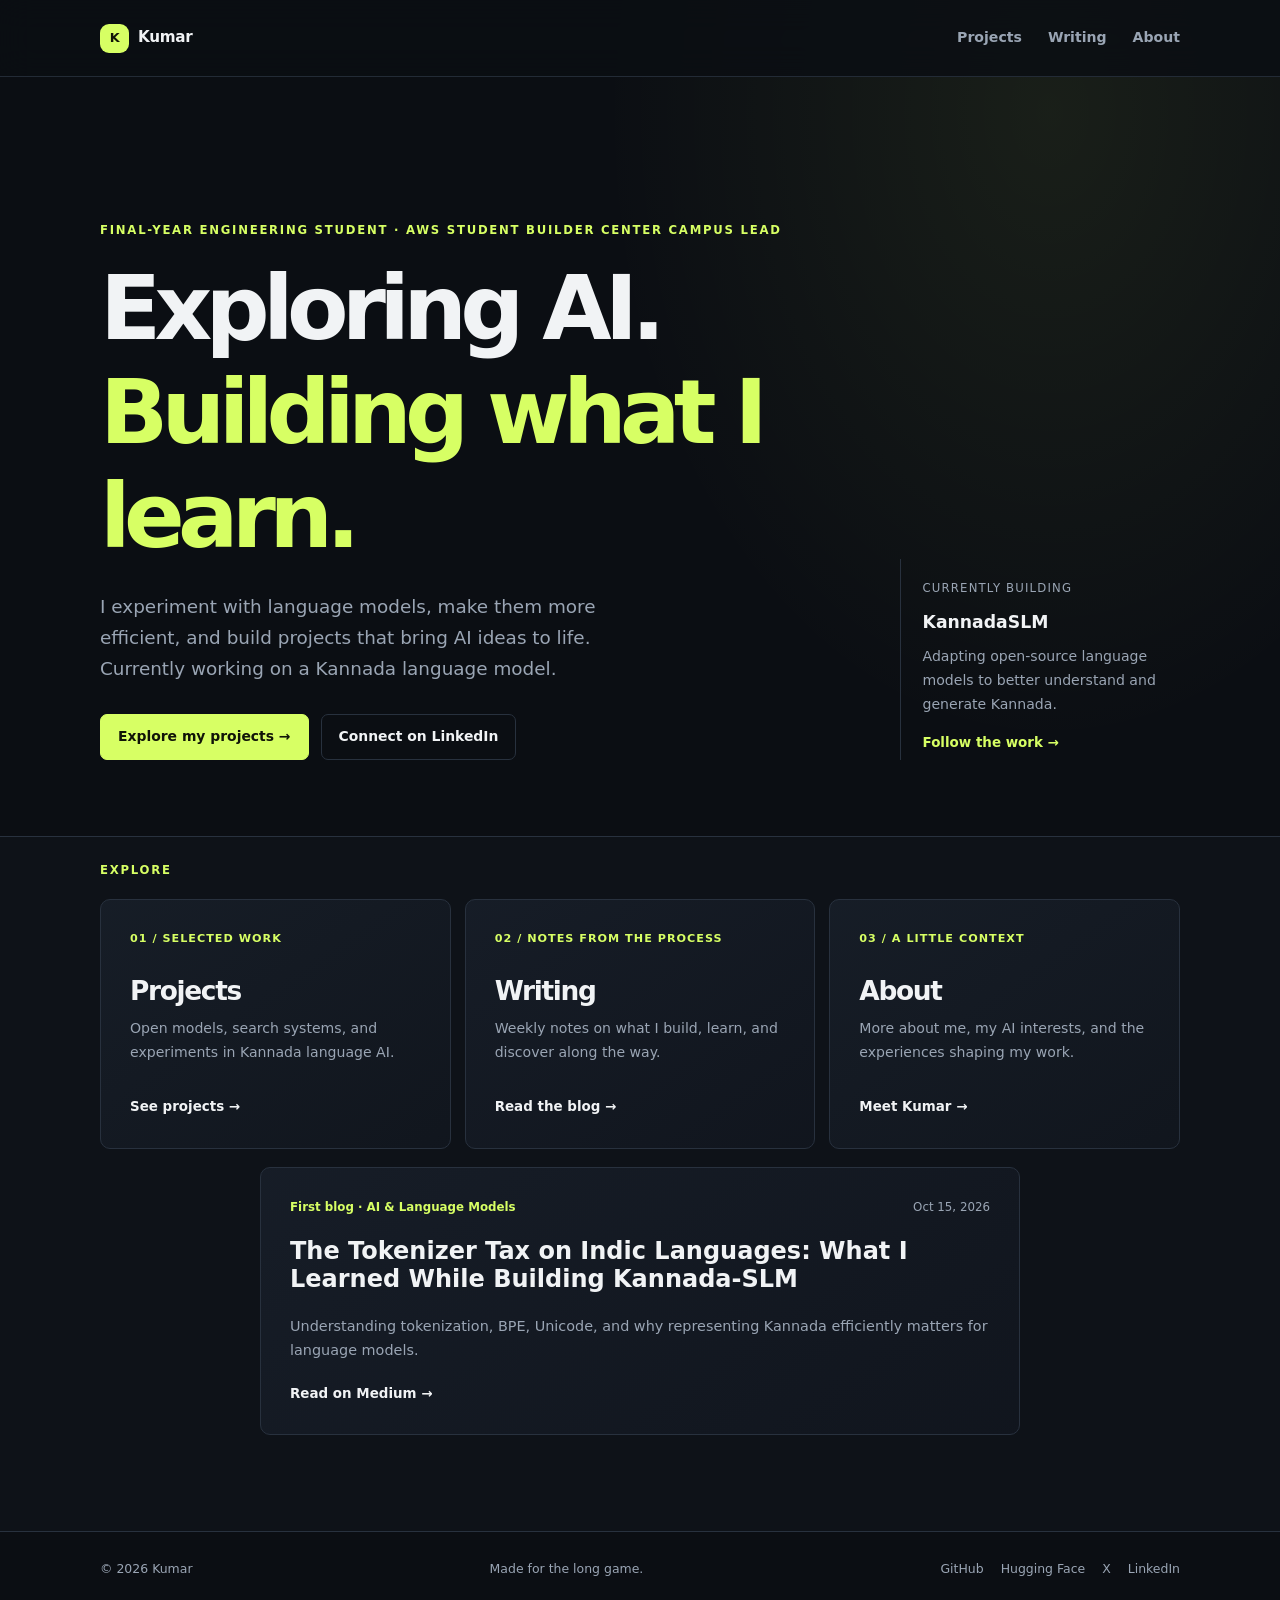
<file: index.html>
<!DOCTYPE html>
<html lang="en">
  <head>
    <meta charset="UTF-8" />
    <meta name="viewport" content="width=device-width, initial-scale=1.0" />
    <meta
      name="description"
      content="Kumar is an AI builder and final-year engineering student exploring language models and building useful tools."
    />
    <meta name="theme-color" content="#0b0e13" />
    <title>Kumar — AI Builder & Engineer</title>
    <link rel="stylesheet" href="styles.css" />
    <script src="site.js" defer></script>
  </head>
  <body>
    <header class="site-header">
      <div class="container nav">
        <a class="brand" href="index.html" aria-current="page">
          <span class="brand-mark" aria-hidden="true">K</span>
          <span class="brand-name">Kumar</span>
        </a>
        <nav class="nav-links" aria-label="Main navigation">
          <a href="projects.html">Projects</a>
          <a href="writing.html">Writing</a>
          <a href="about.html">About</a>
        </nav>
      </div>
    </header>

    <main>
      <section class="hero home-hero">
        <div class="container hero-inner">
          <div>
            <p class="eyebrow">Final-year engineering student · AWS Student Builder Center Campus Lead</p>
            <h1>Exploring AI. <span>Building what I learn.</span></h1>
            <p class="intro">
              I experiment with language models, make them more efficient, and build projects that bring AI ideas to life.
              Currently working on a Kannada language model.
            </p>
            <div class="hero-actions">
              <a class="button primary" href="projects.html">Explore my projects <span aria-hidden="true">&nbsp;→</span></a>
              <a
                class="button secondary"
                href="https://www.linkedin.com/in/kumar-r-shet-4712552a1/"
                target="_blank"
                rel="noopener noreferrer"
                >Connect on LinkedIn</a
              >
            </div>
          </div>
          <aside class="hero-note" aria-label="Current focus">
            <span class="note-label">Currently building</span>
            <strong>KannadaSLM</strong>
            <p>Adapting open-source language models to better understand and generate Kannada.</p>
            <a class="text-link" href="projects.html#kannadaslm">Follow the work →</a>
          </aside>
        </div>
      </section>

      <section class="home-pages">
        <div class="container">
          <p class="section-kicker">Explore</p>
          <div class="home-page-grid">
            <a class="home-page-card" href="projects.html">
              <span class="home-page-index">01 / SELECTED WORK</span>
              <h2>Projects</h2>
              <p>Open models, search systems, and experiments in Kannada language AI.</p>
              <span class="text-link">See projects →</span>
            </a>
            <a class="home-page-card" href="writing.html">
              <span class="home-page-index">02 / NOTES FROM THE PROCESS</span>
              <h2>Writing</h2>
              <p>Weekly notes on what I build, learn, and discover along the way.</p>
              <span class="text-link">Read the blog →</span>
            </a>
            <a class="home-page-card" href="about.html">
              <span class="home-page-index">03 / A LITTLE CONTEXT</span>
              <h2>About</h2>
              <p>More about me, my AI interests, and the experiences shaping my work.</p>
              <span class="text-link">Meet Kumar →</span>
            </a>
          </div>
          <article class="post-card home-featured-post">
            <div class="post-topline">
              <span class="post-category">First blog · AI &amp; Language Models</span>
              <time datetime="2026-10-15">Oct 15, 2026</time>
            </div>
            <h2>The Tokenizer Tax on Indic Languages: What I Learned While Building Kannada-SLM</h2>
            <p>
              Understanding tokenization, BPE, Unicode, and why representing Kannada efficiently matters for language
              models.
            </p>
            <a
              class="text-link"
              href="https://medium.com/@kumarrshet701/the-tokenizer-tax-on-indic-languages-what-i-learned-while-building-kannada-slm-2c054fbd1759"
              target="_blank"
              rel="noopener noreferrer"
              >Read on Medium →</a
            >
          </article>
        </div>
      </section>
    </main>

    <footer class="site-footer">
      <div class="container">
        <p>© <span class="current-year"></span> Kumar</p>
        <p>Made for the long game.</p>
        <nav class="social-links" aria-label="Social profiles">
          <a href="https://github.com/Imkumar80" target="_blank" rel="noopener noreferrer">GitHub</a>
          <a href="https://huggingface.co/kumar2235" target="_blank" rel="noopener noreferrer">Hugging Face</a>
          <a href="https://x.com/KumarShet192579" target="_blank" rel="noopener noreferrer">X</a>
          <a href="https://www.linkedin.com/in/kumar-r-shet-4712552a1/" target="_blank" rel="noopener noreferrer">LinkedIn</a>
        </nav>
      </div>
    </footer>
  </body>
</html>
</file>
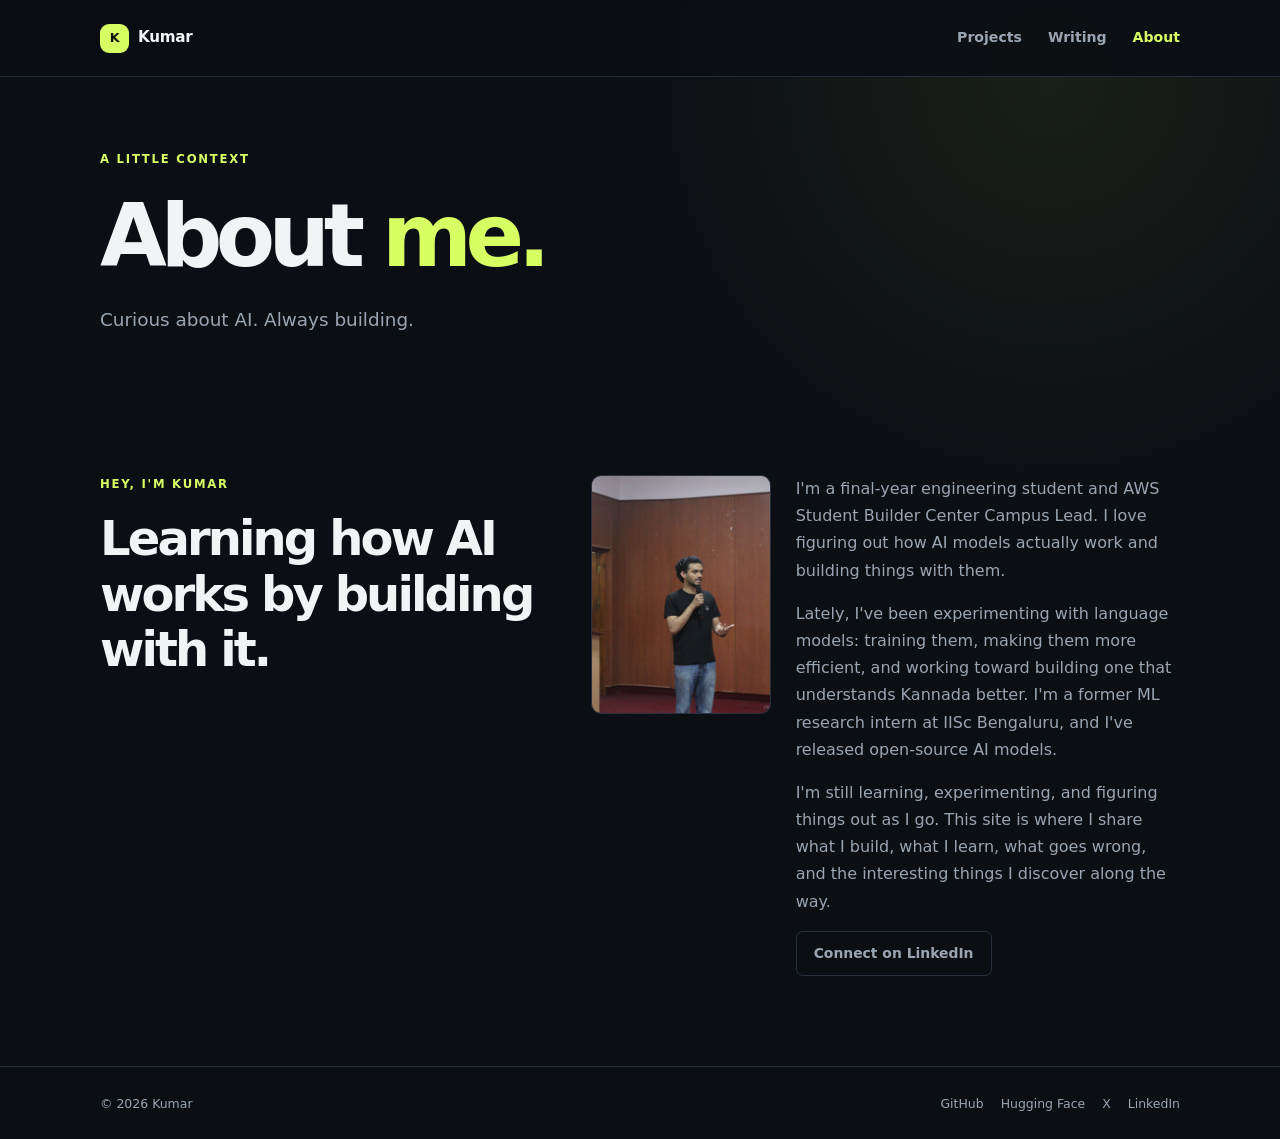
<file: about.html>
<!DOCTYPE html>
<html lang="en">
  <head>
    <meta charset="UTF-8" />
    <meta name="viewport" content="width=device-width, initial-scale=1.0" />
    <meta
      name="description"
      content="About Kumar: final-year engineering student, AWS Student Builder Center Campus Lead, and AI builder."
    />
    <meta name="theme-color" content="#0b0e13" />
    <title>About — Kumar</title>
    <link rel="stylesheet" href="styles.css" />
    <script src="site.js" defer></script>
  </head>
  <body>
    <header class="site-header">
      <div class="container nav">
        <a class="brand" href="index.html">
          <span class="brand-mark" aria-hidden="true">K</span>
          <span class="brand-name">Kumar</span>
        </a>
        <nav class="nav-links" aria-label="Main navigation">
          <a href="projects.html">Projects</a>
          <a href="writing.html">Writing</a>
          <a href="about.html" aria-current="page">About</a>
        </nav>
      </div>
    </header>

    <main>
      <section class="page-hero">
        <div class="container">
          <p class="eyebrow">A little context</p>
          <h1>About <span>me.</span></h1>
          <p class="intro">Curious about AI. Always building.</p>
        </div>
      </section>

      <section class="about about-page">
        <div class="container about-inner">
          <div>
            <p class="section-kicker">Hey, I'm Kumar</p>
            <h2>Learning how AI works by building with it.</h2>
          </div>
          <div class="about-content">
            <img
              class="profile-photo"
              src="assets/kumar-profile.png"
              alt="Portrait of Kumar"
              width="768"
              height="1023"
              decoding="async"
            />
            <div class="about-copy">
              <p>
                I'm a final-year engineering student and AWS Student Builder Center Campus Lead. I love figuring out
                how AI models actually work and building things with them.
              </p>
              <p>
                Lately, I've been experimenting with language models: training them, making them more efficient,
                and working toward building one that understands Kannada better. I'm a former ML research intern
                at IISc Bengaluru, and I've released open-source AI models.
              </p>
              <p>
                I'm still learning, experimenting, and figuring things out as I go. This site is where I share what
                I build, what I learn, what goes wrong, and the interesting things I discover along the way.
              </p>
              <a
                class="button secondary"
                href="https://www.linkedin.com/in/kumar-r-shet-4712552a1/"
                target="_blank"
                rel="noopener noreferrer"
                >Connect on LinkedIn</a
              >
            </div>
          </div>
        </div>
      </section>
    </main>

    <footer class="site-footer">
      <div class="container">
        <p>© <span class="current-year"></span> Kumar</p>
        <nav class="social-links" aria-label="Social profiles">
          <a href="https://github.com/Imkumar80" target="_blank" rel="noopener noreferrer">GitHub</a>
          <a href="https://huggingface.co/kumar2235" target="_blank" rel="noopener noreferrer">Hugging Face</a>
          <a href="https://x.com/KumarShet192579" target="_blank" rel="noopener noreferrer">X</a>
          <a href="https://www.linkedin.com/in/kumar-r-shet-4712552a1/" target="_blank" rel="noopener noreferrer">LinkedIn</a>
        </nav>
      </div>
    </footer>
  </body>
</html>
</file>
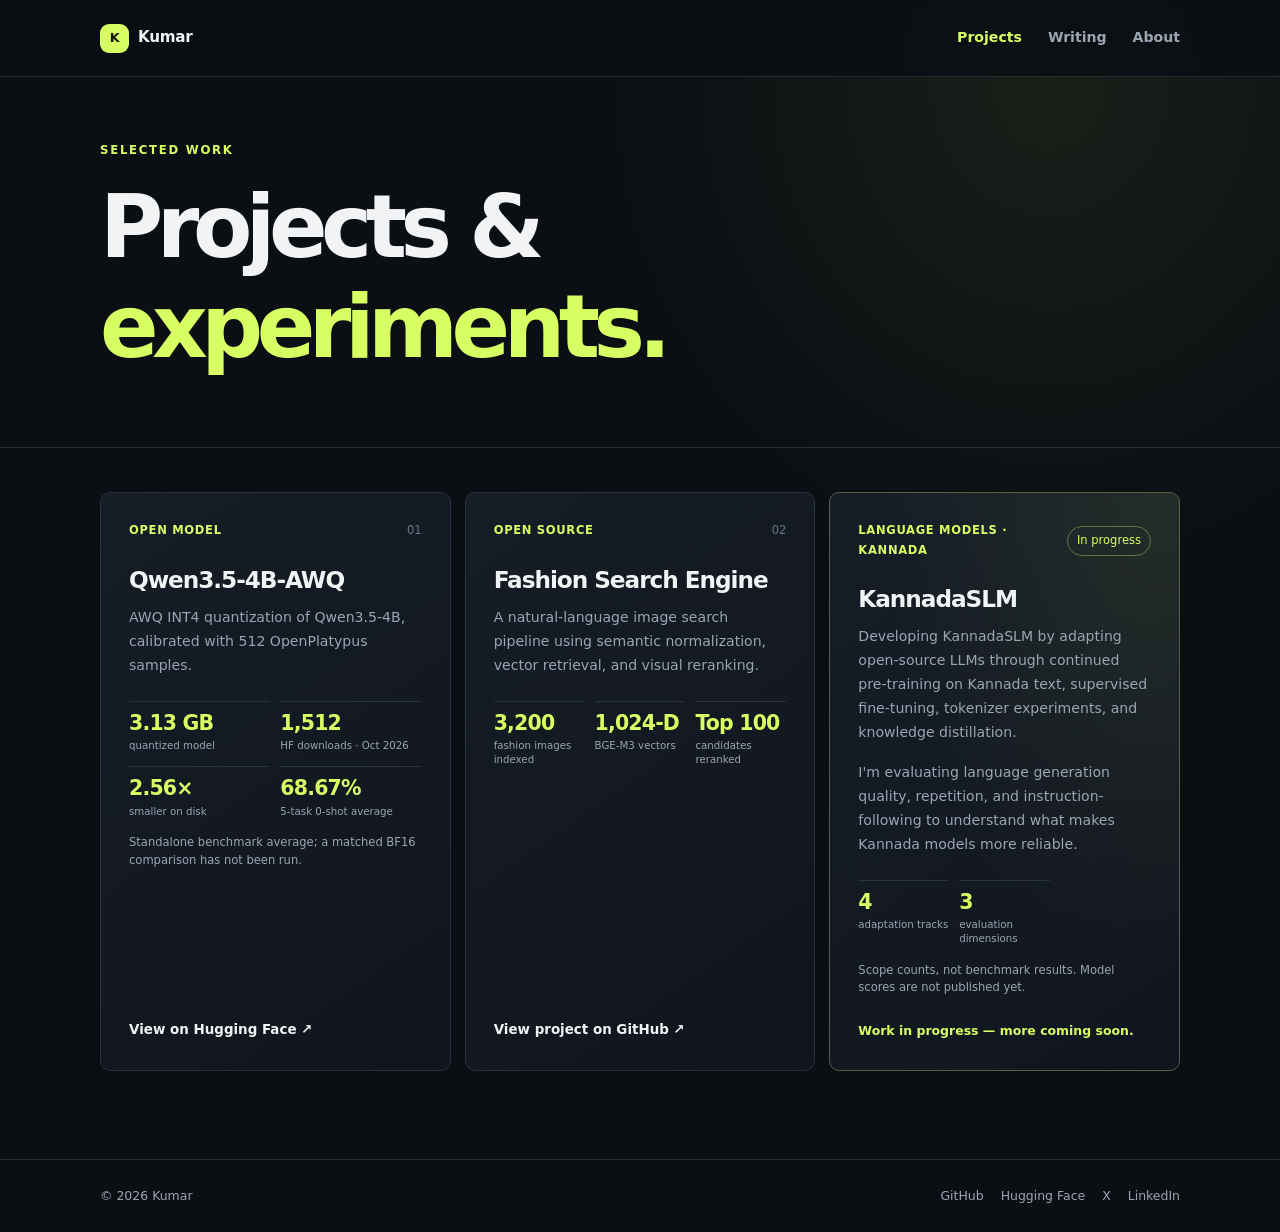
<file: projects.html>
<!DOCTYPE html>
<html lang="en">
  <head>
    <meta charset="UTF-8" />
    <meta name="viewport" content="width=device-width, initial-scale=1.0" />
    <meta
      name="description"
      content="AI and open-source projects by Kumar, including Qwen3.5-4B-AWQ, Fashion Search Engine, and KannadaSLM."
    />
    <meta name="theme-color" content="#0b0e13" />
    <title>Projects — Kumar</title>
    <link rel="stylesheet" href="styles.css" />
    <script src="site.js" defer></script>
  </head>
  <body>
    <header class="site-header">
      <div class="container nav">
        <a class="brand" href="index.html">
          <span class="brand-mark" aria-hidden="true">K</span>
          <span class="brand-name">Kumar</span>
        </a>
        <nav class="nav-links" aria-label="Main navigation">
          <a href="projects.html" aria-current="page">Projects</a>
          <a href="writing.html">Writing</a>
          <a href="about.html">About</a>
        </nav>
      </div>
    </header>

    <main>
      <section class="page-hero">
        <div class="container">
          <p class="eyebrow">Selected work</p>
          <h1>Projects & <span>experiments.</span></h1>
        </div>
      </section>

      <section class="projects projects-page">
        <div class="container">
          <div class="project-grid">
            <article class="project-card">
              <div class="project-topline">
                <span class="project-type">Open model</span>
                <span class="project-number">01</span>
              </div>
              <h2>Qwen3.5-4B-AWQ</h2>
              <p>AWQ INT4 quantization of Qwen3.5-4B, calibrated with 512 OpenPlatypus samples.</p>
              <dl class="project-stats project-stats-2x2">
                <div class="project-stat">
                  <dt>quantized model</dt>
                  <dd>3.13 GB</dd>
                </div>
                <div class="project-stat">
                  <dt>HF downloads · Oct 2026</dt>
                  <dd>1,512</dd>
                </div>
                <div class="project-stat">
                  <dt>smaller on disk</dt>
                  <dd>2.56×</dd>
                </div>
                <div class="project-stat">
                  <dt>5-task 0-shot average</dt>
                  <dd>68.67%</dd>
                </div>
              </dl>
              <p class="project-caveat">Standalone benchmark average; a matched BF16 comparison has not been run.</p>
              <a
                class="text-link"
                href="https://huggingface.co/kumar2235/Qwen3.5-4B-AWQ"
                target="_blank"
                rel="noopener noreferrer"
                >View on Hugging Face ↗</a
              >
            </article>

            <article class="project-card">
              <div class="project-topline">
                <span class="project-type">Open source</span>
                <span class="project-number">02</span>
              </div>
              <h2>Fashion Search Engine</h2>
              <p>
                A natural-language image search pipeline using semantic normalization, vector retrieval, and visual reranking.
              </p>
              <dl class="project-stats">
                <div class="project-stat">
                  <dt>fashion images indexed</dt>
                  <dd>3,200</dd>
                </div>
                <div class="project-stat">
                  <dt>BGE-M3 vectors</dt>
                  <dd>1,024-D</dd>
                </div>
                <div class="project-stat">
                  <dt>candidates reranked</dt>
                  <dd>Top 100</dd>
                </div>
              </dl>
              <a
                class="text-link"
                href="https://github.com/Imkumar80/Fashion_search_engine"
                target="_blank"
                rel="noopener noreferrer"
                >View project on GitHub ↗</a
              >
            </article>

            <article class="project-card project-card-featured" id="kannadaslm">
              <div class="project-topline">
                <span class="project-type">Language models · Kannada</span>
                <span class="project-status">In progress</span>
              </div>
              <h2>KannadaSLM</h2>
              <p>
                Developing KannadaSLM by adapting open-source LLMs through continued pre-training on Kannada text,
                supervised fine-tuning, tokenizer experiments, and knowledge distillation.
              </p>
              <p>
                I'm evaluating language generation quality, repetition, and instruction-following to understand what
                makes Kannada models more reliable.
              </p>
              <dl class="project-stats">
                <div class="project-stat">
                  <dt>adaptation tracks</dt>
                  <dd>4</dd>
                </div>
                <div class="project-stat">
                  <dt>evaluation dimensions</dt>
                  <dd>3</dd>
                </div>
              </dl>
              <p class="project-caveat">Scope counts, not benchmark results. Model scores are not published yet.</p>
              <span class="project-note">Work in progress — more coming soon.</span>
            </article>
          </div>
        </div>
      </section>
    </main>

    <footer class="site-footer">
      <div class="container">
        <p>© <span class="current-year"></span> Kumar</p>
        <nav class="social-links" aria-label="Social profiles">
          <a href="https://github.com/Imkumar80" target="_blank" rel="noopener noreferrer">GitHub</a>
          <a href="https://huggingface.co/kumar2235" target="_blank" rel="noopener noreferrer">Hugging Face</a>
          <a href="https://x.com/KumarShet192579" target="_blank" rel="noopener noreferrer">X</a>
          <a href="https://www.linkedin.com/in/kumar-r-shet-4712552a1/" target="_blank" rel="noopener noreferrer">LinkedIn</a>
        </nav>
      </div>
    </footer>
  </body>
</html>
</file>
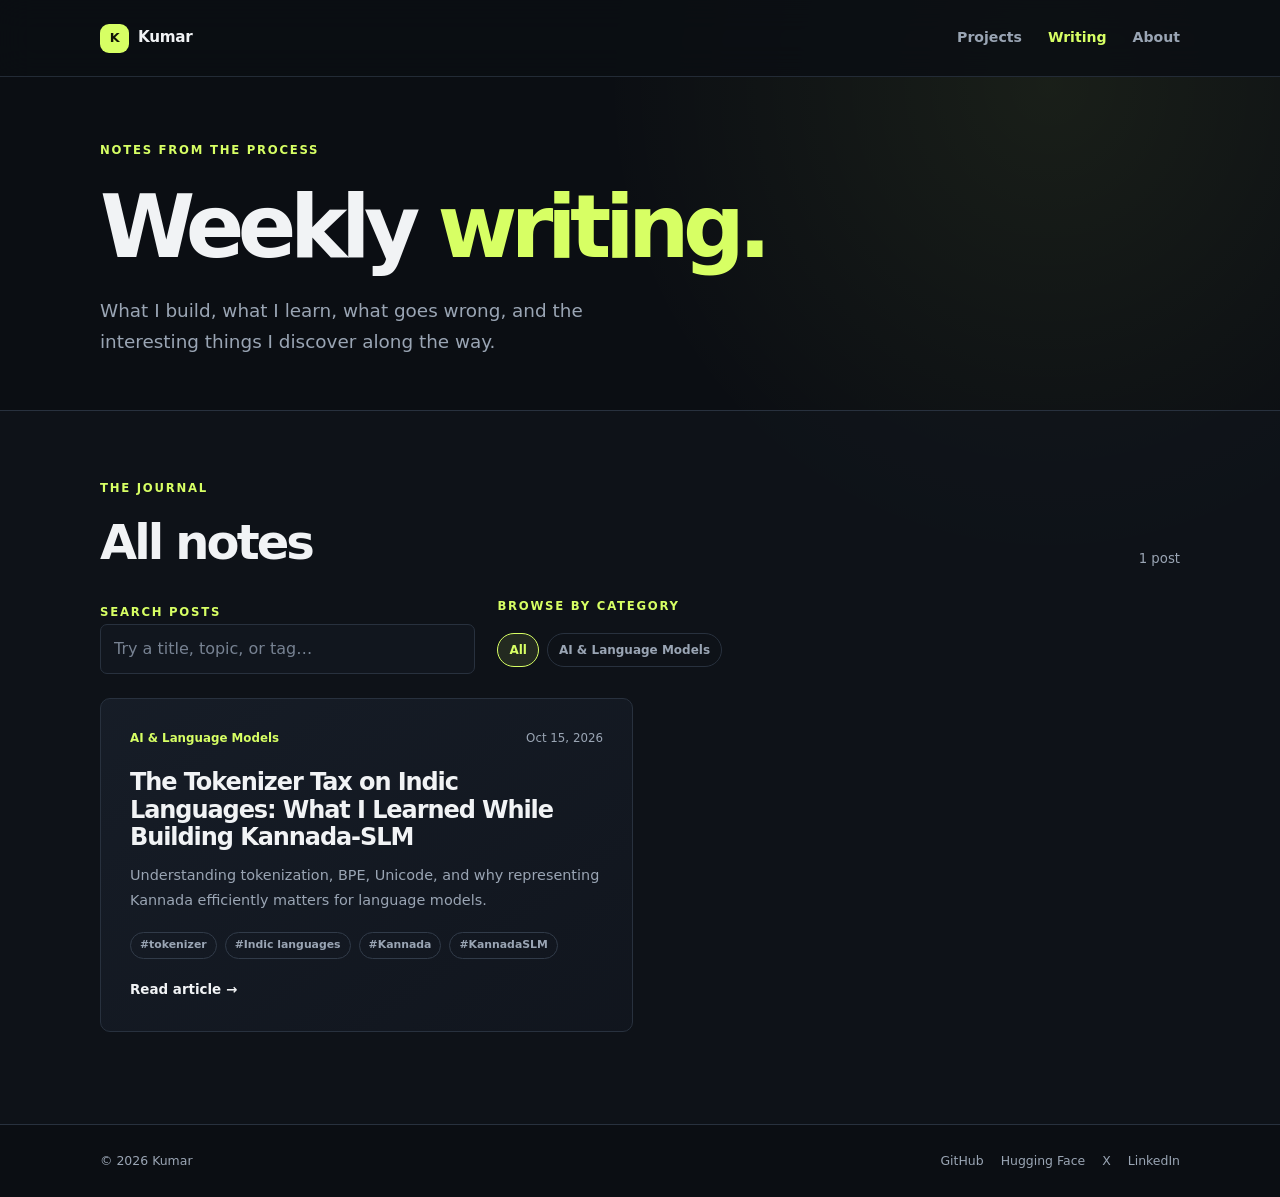
<file: writing.html>
<!DOCTYPE html>
<html lang="en">
  <head>
    <meta charset="UTF-8" />
    <meta name="viewport" content="width=device-width, initial-scale=1.0" />
    <meta
      name="description"
      content="Weekly writing by Kumar about AI, software, experiments, and lessons learned while building."
    />
    <meta name="theme-color" content="#0b0e13" />
    <title>Writing — Kumar</title>
    <link rel="stylesheet" href="styles.css" />
    <script src="site.js" defer></script>
    <script src="app.js" defer></script>
  </head>
  <body>
    <header class="site-header">
      <div class="container nav">
        <a class="brand" href="index.html">
          <span class="brand-mark" aria-hidden="true">K</span>
          <span class="brand-name">Kumar</span>
        </a>
        <nav class="nav-links" aria-label="Main navigation">
          <a href="projects.html">Projects</a>
          <a href="writing.html" aria-current="page">Writing</a>
          <a href="about.html">About</a>
        </nav>
      </div>
    </header>

    <main>
      <section class="page-hero">
        <div class="container">
          <p class="eyebrow">Notes from the process</p>
          <h1>Weekly <span>writing.</span></h1>
          <p class="intro">What I build, what I learn, what goes wrong, and the interesting things I discover along the way.</p>
        </div>
      </section>

      <section class="posts writing-page">
        <div class="container">
          <div class="section-header">
            <div>
              <p class="section-kicker">The journal</p>
              <h2>All notes</h2>
            </div>
            <span class="post-count" id="post-count" aria-live="polite"></span>
          </div>

          <div class="post-tools">
            <label>
              <span class="section-kicker">Search posts</span>
              <input
                class="search-input"
                id="post-search"
                type="search"
                placeholder="Try a title, topic, or tag…"
                autocomplete="off"
              />
            </label>
            <div>
              <p class="section-kicker">Browse by category</p>
              <div class="filter-list" id="category-filters" aria-label="Filter posts by category"></div>
            </div>
          </div>

          <div class="post-grid" id="post-grid" aria-live="polite">
            <p class="status-message">Loading posts…</p>
          </div>
        </div>
      </section>
    </main>

    <footer class="site-footer">
      <div class="container">
        <p>© <span class="current-year"></span> Kumar</p>
        <nav class="social-links" aria-label="Social profiles">
          <a href="https://github.com/Imkumar80" target="_blank" rel="noopener noreferrer">GitHub</a>
          <a href="https://huggingface.co/kumar2235" target="_blank" rel="noopener noreferrer">Hugging Face</a>
          <a href="https://x.com/KumarShet192579" target="_blank" rel="noopener noreferrer">X</a>
          <a href="https://www.linkedin.com/in/kumar-r-shet-4712552a1/" target="_blank" rel="noopener noreferrer">LinkedIn</a>
        </nav>
      </div>
    </footer>
  </body>
</html>
</file>
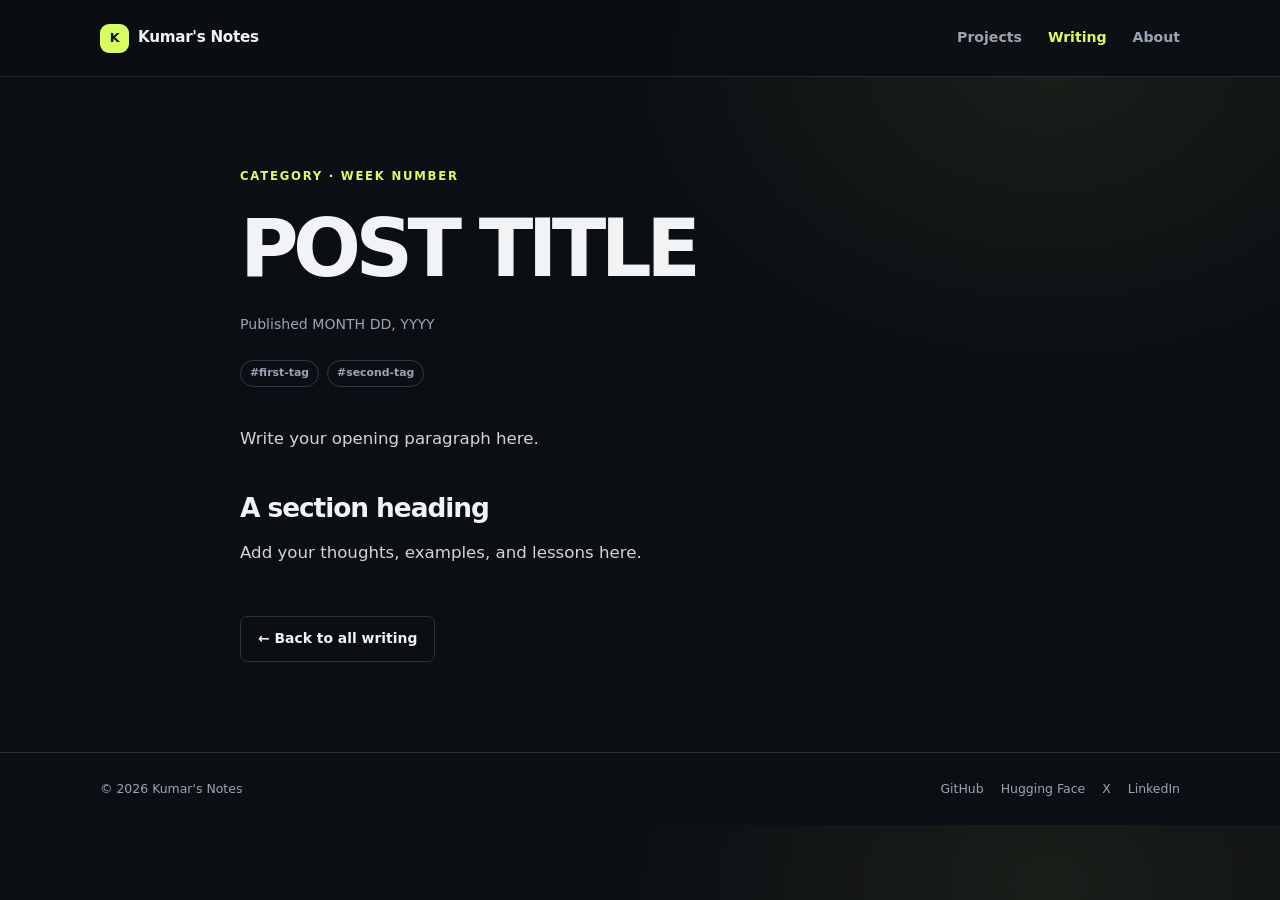
<file: posts/template.html>
<!DOCTYPE html>
<html lang="en">
  <head>
    <meta charset="UTF-8" />
    <meta name="viewport" content="width=device-width, initial-scale=1.0" />
    <meta name="description" content="REPLACE WITH A ONE-SENTENCE SUMMARY." />
    <title>POST TITLE | Kumar's Notes</title>
    <link rel="stylesheet" href="../styles.css" />
  </head>
  <body>
    <header class="site-header">
      <div class="container nav">
        <a class="brand" href="../index.html">
          <span class="brand-mark" aria-hidden="true">K</span>
          <span class="brand-name">Kumar's Notes</span>
        </a>
        <nav class="nav-links" aria-label="Main navigation">
          <a href="../projects.html">Projects</a>
          <a href="../writing.html" aria-current="page">Writing</a>
          <a href="../about.html">About</a>
        </nav>
      </div>
    </header>

    <main class="article-shell">
      <div class="container">
        <article class="article-card">
          <p class="eyebrow">CATEGORY · WEEK NUMBER</p>
          <h1>POST TITLE</h1>
          <p class="article-meta">
            <time datetime="YYYY-MM-DD">Published MONTH DD, YYYY</time>
          </p>
          <div class="tag-list article-tags" aria-label="Tags">
            <span class="tag">#first-tag</span>
            <span class="tag">#second-tag</span>
          </div>

          <div class="article-body">
            <p>Write your opening paragraph here.</p>

            <h2>A section heading</h2>
            <p>Add your thoughts, examples, and lessons here.</p>
          </div>

          <a class="button secondary back-link" href="../writing.html">← Back to all writing</a>
        </article>
      </div>
    </main>

    <footer class="site-footer">
      <div class="container">
        <p>© 2026 Kumar's Notes</p>
        <nav class="social-links" aria-label="Social profiles">
          <a href="https://github.com/Imkumar80" target="_blank" rel="noopener noreferrer">GitHub</a>
          <a href="https://huggingface.co/kumar2235" target="_blank" rel="noopener noreferrer">Hugging Face</a>
          <a href="https://x.com/KumarShet192579" target="_blank" rel="noopener noreferrer">X</a>
          <a href="https://www.linkedin.com/in/kumar-r-shet-4712552a1/" target="_blank" rel="noopener noreferrer">LinkedIn</a>
        </nav>
      </div>
    </footer>
  </body>
</html>
</file>
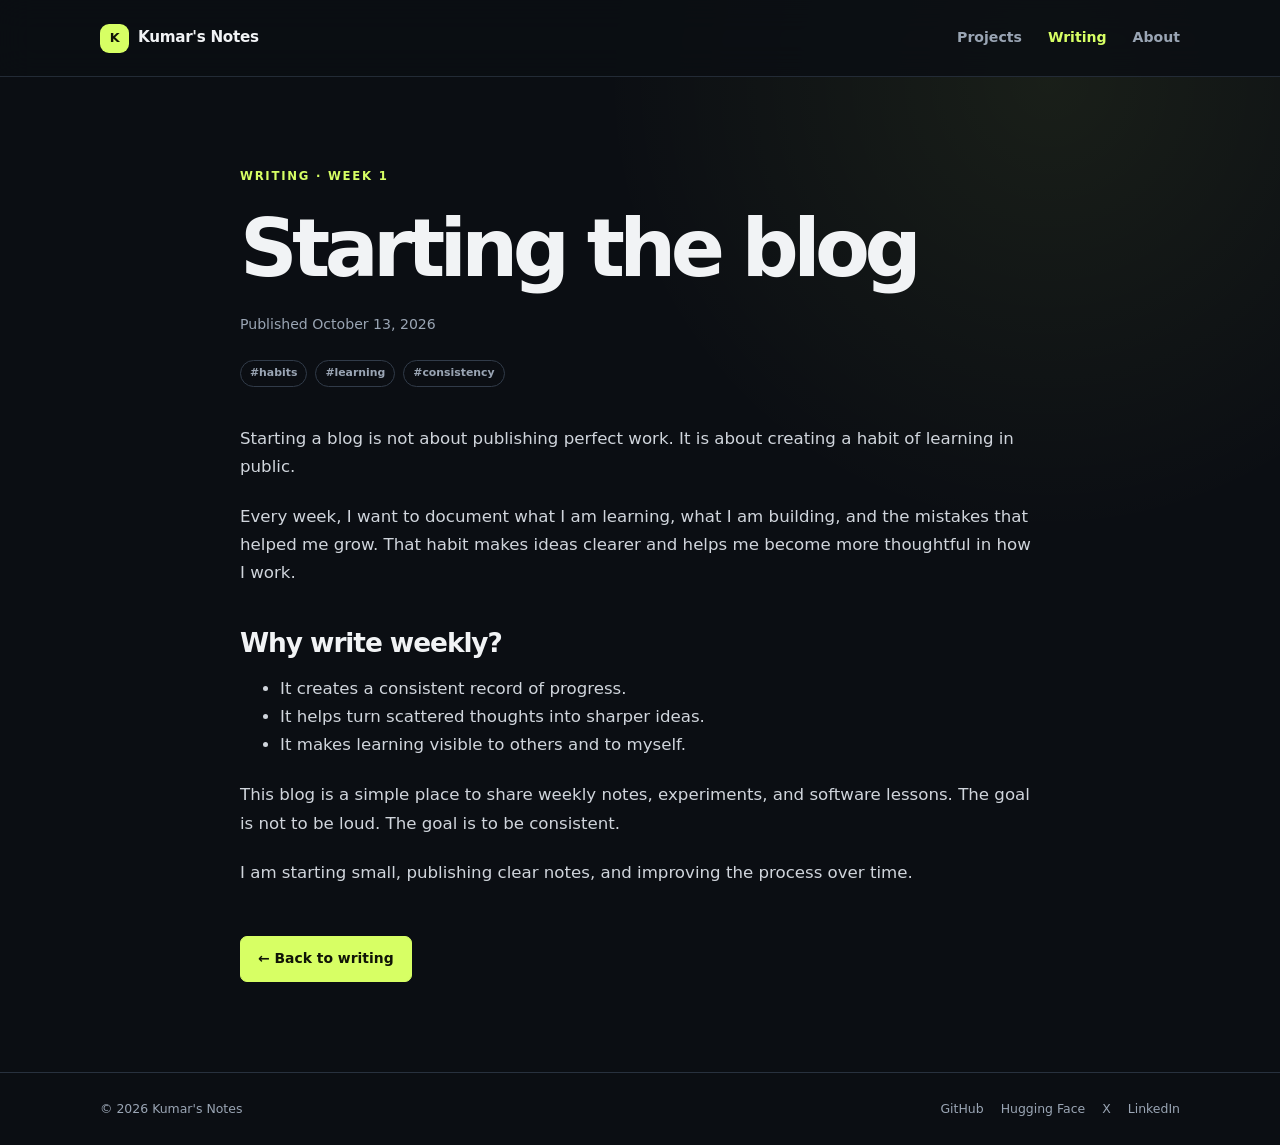
<file: posts/week-1.html>
<!DOCTYPE html>
<html lang="en">
  <head>
    <meta charset="UTF-8" />
    <meta name="viewport" content="width=device-width, initial-scale=1.0" />
    <title>Starting the blog | Kumar's Notes</title>
    <link rel="stylesheet" href="../styles.css" />
  </head>
  <body>
    <header class="site-header">
      <div class="container nav">
        <a class="brand" href="../index.html">
          <span class="brand-mark" aria-hidden="true">K</span>
          <span class="brand-name">Kumar's Notes</span>
        </a>
        <nav class="nav-links" aria-label="Main navigation">
          <a href="../projects.html">Projects</a>
          <a href="../writing.html" aria-current="page">Writing</a>
          <a href="../about.html">About</a>
        </nav>
      </div>
    </header>

    <main class="article-shell">
      <div class="container">
        <article class="article-card">
          <p class="eyebrow">Writing · Week 1</p>
          <h1>Starting the blog</h1>
          <p class="article-meta">
            <time datetime="2026-10-13">Published October 13, 2026</time>
          </p>
          <div class="tag-list article-tags" aria-label="Tags">
            <span class="tag">#habits</span>
            <span class="tag">#learning</span>
            <span class="tag">#consistency</span>
          </div>

          <div class="article-body">
            <p>
              Starting a blog is not about publishing perfect work. It is about creating a habit of learning in public.
            </p>

            <p>
              Every week, I want to document what I am learning, what I am building, and the mistakes that helped me grow.
              That habit makes ideas clearer and helps me become more thoughtful in how I work.
            </p>

            <h2>Why write weekly?</h2>
            <ul>
              <li>It creates a consistent record of progress.</li>
              <li>It helps turn scattered thoughts into sharper ideas.</li>
              <li>It makes learning visible to others and to myself.</li>
            </ul>

            <p>
              This blog is a simple place to share weekly notes, experiments, and software lessons. The goal is not to be loud.
              The goal is to be consistent.
            </p>

            <p>
              I am starting small, publishing clear notes, and improving the process over time.
            </p>
          </div>

          <a class="button primary back-link" href="../writing.html">← Back to writing</a>
        </article>
      </div>
    </main>

    <footer class="site-footer">
      <div class="container">
        <p>© 2026 Kumar's Notes</p>
        <nav class="social-links" aria-label="Social profiles">
          <a href="https://github.com/Imkumar80" target="_blank" rel="noopener noreferrer">GitHub</a>
          <a href="https://huggingface.co/kumar2235" target="_blank" rel="noopener noreferrer">Hugging Face</a>
          <a href="https://x.com/KumarShet192579" target="_blank" rel="noopener noreferrer">X</a>
          <a href="https://www.linkedin.com/in/kumar-r-shet-4712552a1/" target="_blank" rel="noopener noreferrer">LinkedIn</a>
        </nav>
      </div>
    </footer>
  </body>
</html>
</file>
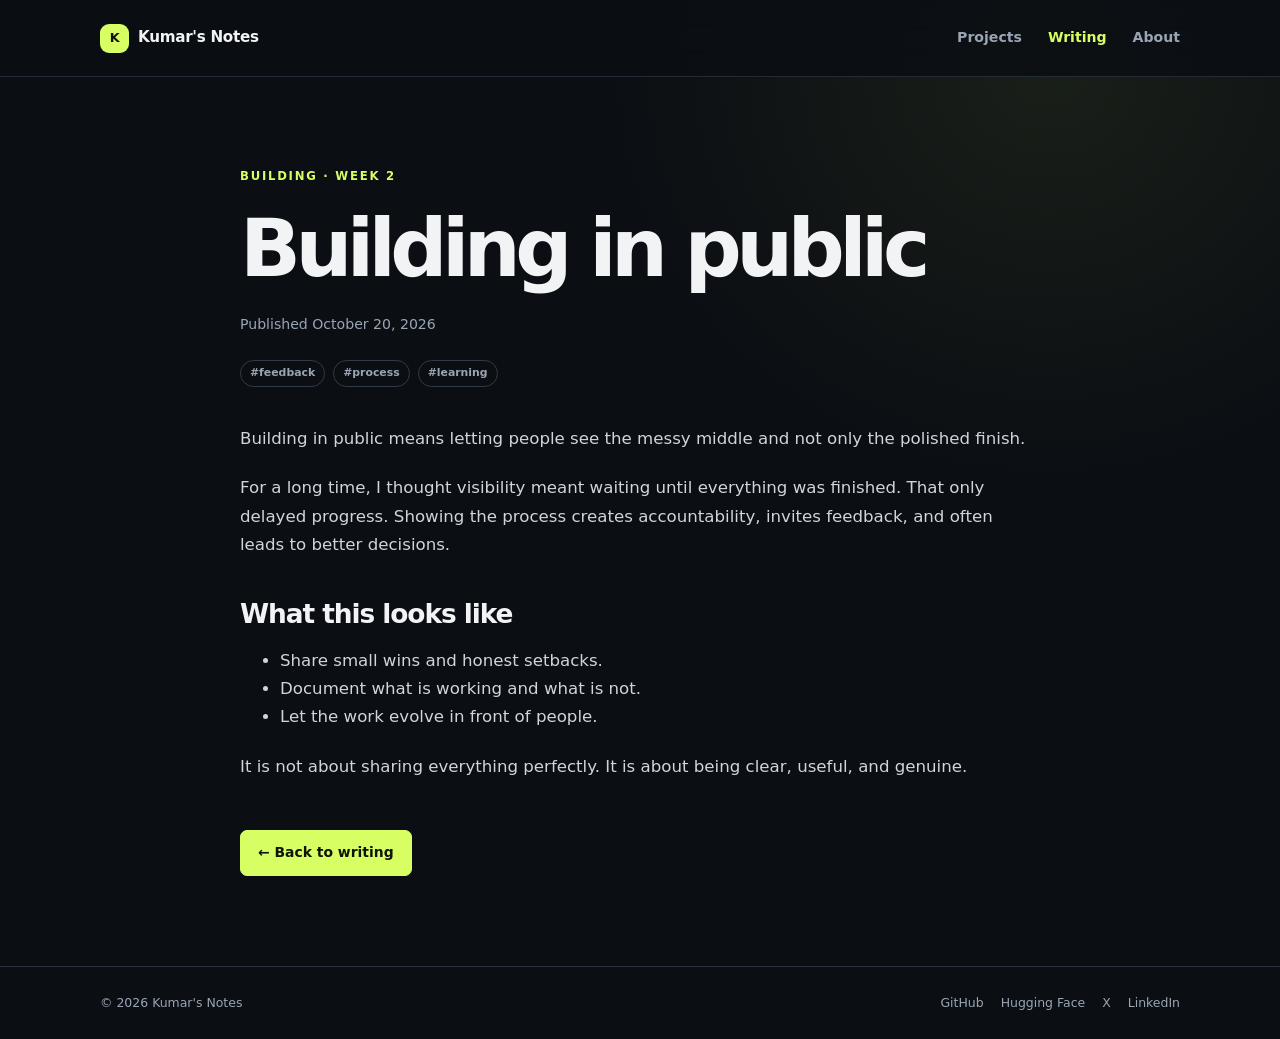
<file: posts/week-2.html>
<!DOCTYPE html>
<html lang="en">
  <head>
    <meta charset="UTF-8" />
    <meta name="viewport" content="width=device-width, initial-scale=1.0" />
    <title>Building in public | Kumar's Notes</title>
    <link rel="stylesheet" href="../styles.css" />
  </head>
  <body>
    <header class="site-header">
      <div class="container nav">
        <a class="brand" href="../index.html">
          <span class="brand-mark" aria-hidden="true">K</span>
          <span class="brand-name">Kumar's Notes</span>
        </a>
        <nav class="nav-links" aria-label="Main navigation">
          <a href="../projects.html">Projects</a>
          <a href="../writing.html" aria-current="page">Writing</a>
          <a href="../about.html">About</a>
        </nav>
      </div>
    </header>

    <main class="article-shell">
      <div class="container">
        <article class="article-card">
          <p class="eyebrow">Building · Week 2</p>
          <h1>Building in public</h1>
          <p class="article-meta">
            <time datetime="2026-10-20">Published October 20, 2026</time>
          </p>
          <div class="tag-list article-tags" aria-label="Tags">
            <span class="tag">#feedback</span>
            <span class="tag">#process</span>
            <span class="tag">#learning</span>
          </div>

          <div class="article-body">
            <p>
              Building in public means letting people see the messy middle and not only the polished finish.
            </p>

            <p>
              For a long time, I thought visibility meant waiting until everything was finished. That only delayed progress.
              Showing the process creates accountability, invites feedback, and often leads to better decisions.
            </p>

            <h2>What this looks like</h2>
            <ul>
              <li>Share small wins and honest setbacks.</li>
              <li>Document what is working and what is not.</li>
              <li>Let the work evolve in front of people.</li>
            </ul>

            <p>
              It is not about sharing everything perfectly. It is about being clear, useful, and genuine.
            </p>
          </div>

          <a class="button primary back-link" href="../writing.html">← Back to writing</a>
        </article>
      </div>
    </main>

    <footer class="site-footer">
      <div class="container">
        <p>© 2026 Kumar's Notes</p>
        <nav class="social-links" aria-label="Social profiles">
          <a href="https://github.com/Imkumar80" target="_blank" rel="noopener noreferrer">GitHub</a>
          <a href="https://huggingface.co/kumar2235" target="_blank" rel="noopener noreferrer">Hugging Face</a>
          <a href="https://x.com/KumarShet192579" target="_blank" rel="noopener noreferrer">X</a>
          <a href="https://www.linkedin.com/in/kumar-r-shet-4712552a1/" target="_blank" rel="noopener noreferrer">LinkedIn</a>
        </nav>
      </div>
    </footer>
  </body>
</html>
</file>
<file: styles.css>
:root {
  color-scheme: dark;
  --bg: #0b0e13;
  --surface: #11161e;
  --surface-raised: #171e28;
  --text: #f1f3f5;
  --muted: #9aa5b4;
  --accent: #d7ff64;
  --accent-ink: #101407;
  --border: #28313e;
  --content-width: 1080px;
}

* {
  box-sizing: border-box;
}

html {
  scroll-behavior: smooth;
}

body {
  margin: 0;
  background:
    radial-gradient(ellipse at 82% 7%, rgba(215, 255, 100, 0.07), transparent 28rem),
    var(--bg);
  color: var(--text);
  font-family: Inter, ui-sans-serif, system-ui, -apple-system, BlinkMacSystemFont, "Segoe UI", sans-serif;
  line-height: 1.7;
}

a {
  color: inherit;
}

button,
input {
  font: inherit;
}

.container {
  width: min(var(--content-width), calc(100% - 40px));
  margin: 0 auto;
}

.site-header {
  position: sticky;
  top: 0;
  z-index: 5;
  border-bottom: 1px solid rgba(40, 49, 62, 0.85);
  background: rgba(11, 14, 19, 0.86);
  backdrop-filter: blur(16px);
}

.nav {
  display: flex;
  min-height: 76px;
  align-items: center;
  justify-content: space-between;
  gap: 24px;
}

.brand {
  display: flex;
  align-items: center;
  gap: 9px;
  color: var(--text);
  font-size: 0.95rem;
  font-weight: 750;
  letter-spacing: -0.02em;
  text-decoration: none;
  white-space: nowrap;
}

.brand-mark {
  display: inline-grid;
  width: 29px;
  height: 29px;
  place-items: center;
  border-radius: 9px;
  background: var(--accent);
  color: var(--accent-ink);
  font-size: 0.8rem;
}

.brand-name {
  white-space: nowrap;
}

.nav-links {
  display: flex;
  align-items: center;
  gap: 26px;
  flex-shrink: 0;
}

.nav-links a {
  color: var(--muted);
  font-size: 0.88rem;
  font-weight: 600;
  text-decoration: none;
}

.nav-links a:hover,
.nav-links a[aria-current="page"],
.text-link:hover {
  color: var(--accent);
}

.hero {
  padding: clamp(74px, 12vw, 144px) 0 76px;
}

.home-hero {
  display: flex;
  min-height: min(690px, calc(100vh - 76px));
  align-items: center;
}

.hero-inner {
  display: grid;
  grid-template-columns: minmax(0, 1.45fr) minmax(260px, 0.55fr);
  align-items: end;
  gap: 60px;
}

.eyebrow,
.section-kicker {
  margin: 0 0 16px;
  color: var(--accent);
  font-size: 0.73rem;
  font-weight: 750;
  letter-spacing: 0.15em;
  text-transform: uppercase;
}

h1,
h2,
h3,
p {
  margin-top: 0;
}

h1,
h2,
h3 {
  line-height: 1.16;
}

.hero h1 {
  max-width: 760px;
  margin-bottom: 22px;
  font-size: clamp(2.8rem, 7vw, 6.15rem);
  font-weight: 680;
  letter-spacing: -0.075em;
}

.hero h1 span {
  color: var(--accent);
}

.intro {
  max-width: 570px;
  margin-bottom: 30px;
  color: var(--muted);
  font-size: clamp(1rem, 2vw, 1.15rem);
}

.hero-actions {
  display: flex;
  flex-wrap: wrap;
  gap: 12px;
}

.button {
  display: inline-flex;
  min-height: 45px;
  align-items: center;
  justify-content: center;
  padding: 10px 17px;
  border: 1px solid var(--border);
  border-radius: 7px;
  font-size: 0.87rem;
  font-weight: 700;
  text-decoration: none;
  transition: background 160ms ease, color 160ms ease, border-color 160ms ease;
}

.button.primary {
  border-color: var(--accent);
  background: var(--accent);
  color: var(--accent-ink);
}

.button.primary:hover {
  border-color: #e5ff9a;
  background: #e5ff9a;
}

.button.secondary:hover {
  border-color: var(--muted);
  color: var(--text);
}

.hero-note {
  padding: 20px 0 5px 22px;
  border-left: 1px solid var(--border);
}

.hero-note .note-label {
  display: block;
  margin-bottom: 9px;
  color: var(--muted);
  font-size: 0.73rem;
  letter-spacing: 0.1em;
  text-transform: uppercase;
}

.hero-note strong {
  display: block;
  margin-bottom: 8px;
  font-size: 1.08rem;
}

.hero-note a {
  color: var(--accent);
  text-decoration: none;
}

.hero-note .text-link {
  display: inline-block;
  margin-top: 15px;
}

.hero-note p {
  margin: 0;
  color: var(--muted);
  font-size: 0.88rem;
}

.page-hero {
  display: flex;
  min-height: 320px;
  align-items: center;
  padding: 64px 0 52px;
}

.page-hero h1 {
  max-width: 850px;
  margin: 0 0 18px;
  font-size: clamp(2.8rem, 7vw, 5.4rem);
  font-weight: 680;
  letter-spacing: -0.075em;
}

.page-hero h1 span {
  color: var(--accent);
}

.page-hero .intro {
  margin-bottom: 0;
}

.home-pages {
  padding: 24px 0 96px;
  border-top: 1px solid var(--border);
  background: rgba(17, 22, 30, 0.56);
}

.home-pages > .container > .section-kicker {
  margin: 0 0 18px;
}

.home-page-grid {
  display: grid;
  grid-template-columns: repeat(3, minmax(0, 1fr));
  gap: 14px;
}

.home-page-card {
  display: flex;
  min-height: 250px;
  flex-direction: column;
  padding: clamp(20px, 3vw, 29px);
  border: 1px solid var(--border);
  border-radius: 10px;
  background: linear-gradient(145deg, rgba(23, 30, 40, 0.92), rgba(17, 22, 30, 0.92));
  text-decoration: none;
  transition: border-color 180ms ease, transform 180ms ease;
}

.home-page-card:hover {
  transform: translateY(-3px);
  border-color: #536044;
}

.home-page-index {
  margin-bottom: 28px;
  color: var(--accent);
  font-size: 0.7rem;
  font-weight: 700;
  letter-spacing: 0.09em;
}

.home-page-card h2 {
  margin: 0 0 10px;
  font-size: 1.65rem;
  letter-spacing: -0.05em;
}

.home-page-card p {
  margin-bottom: 20px;
  color: var(--muted);
  font-size: 0.88rem;
}

.home-page-card .text-link {
  margin-top: auto;
}

.home-featured-post {
  max-width: 760px;
  margin: 18px auto 0;
}

.projects {
  padding: 68px 0 88px;
  border-top: 1px solid var(--border);
}

.project-grid {
  display: grid;
  grid-template-columns: repeat(3, minmax(0, 1fr));
  gap: 14px;
}

.project-card {
  display: flex;
  min-height: 290px;
  flex-direction: column;
  padding: clamp(20px, 3vw, 28px);
  border: 1px solid var(--border);
  border-radius: 10px;
  background: linear-gradient(145deg, rgba(23, 30, 40, 0.92), rgba(17, 22, 30, 0.92));
}

.project-card-featured {
  border-color: #536044;
  background:
    radial-gradient(ellipse at 95% 0%, rgba(215, 255, 100, 0.08), transparent 60%),
    linear-gradient(145deg, rgba(23, 30, 40, 0.96), rgba(17, 22, 30, 0.96));
}

.project-topline {
  display: flex;
  align-items: center;
  justify-content: space-between;
  gap: 12px;
  margin-bottom: 26px;
  color: var(--muted);
  font-size: 0.72rem;
}

.project-type {
  color: var(--accent);
  font-weight: 700;
  letter-spacing: 0.06em;
  text-transform: uppercase;
}

.project-number {
  color: #697484;
  font-variant-numeric: tabular-nums;
}

.project-status {
  padding: 4px 9px;
  border: 1px solid rgba(215, 255, 100, 0.35);
  border-radius: 999px;
  color: var(--accent);
  white-space: nowrap;
}

.project-card h2,
.project-card h3 {
  margin-top: 0;
  margin-bottom: 12px;
  font-size: 1.45rem;
  letter-spacing: -0.045em;
}

.projects-page {
  padding-top: 44px;
}

.project-card p {
  margin-bottom: 16px;
  color: var(--muted);
  font-size: 0.88rem;
}

.project-stats {
  display: grid;
  grid-template-columns: repeat(3, minmax(0, 1fr));
  gap: 10px;
  margin: 7px 0 13px;
}

.project-stats-2x2 {
  grid-template-columns: repeat(2, minmax(0, 1fr));
}

.project-stat {
  display: flex;
  min-width: 0;
  flex-direction: column;
  padding-top: 9px;
  border-top: 1px solid var(--border);
}

.project-stat dt {
  order: 1;
  margin-bottom: 3px;
  color: var(--muted);
  font-size: 0.64rem;
  line-height: 1.35;
}

.project-stat dd {
  order: 0;
  margin: 0;
  margin-bottom: 3px;
  color: var(--accent);
  font-size: clamp(0.92rem, 1.8vw, 1.28rem);
  font-weight: 750;
  letter-spacing: -0.04em;
  line-height: 1.25;
}

.project-caveat {
  margin: 0 0 12px !important;
  font-size: 0.72rem !important;
  line-height: 1.5;
}

.project-card .text-link {
  margin-top: auto;
  padding-top: 12px;
}

.project-note {
  margin-top: auto;
  padding-top: 12px;
  color: var(--accent);
  font-size: 0.78rem;
  font-weight: 650;
}

.project-disclaimer {
  margin: 18px 0 0;
  color: var(--muted);
  font-size: 0.72rem;
}

.posts {
  padding: 68px 0 92px;
  border-top: 1px solid var(--border);
  background: rgba(17, 22, 30, 0.56);
}

.section-header {
  display: flex;
  align-items: end;
  justify-content: space-between;
  gap: 24px;
  margin-bottom: 27px;
}

.section-header h2,
.about-inner h2 {
  margin: 0;
  font-size: clamp(2rem, 4vw, 3rem);
  letter-spacing: -0.06em;
}

.post-count {
  color: var(--muted);
  font-size: 0.83rem;
}

.post-tools {
  display: grid;
  grid-template-columns: minmax(220px, 0.55fr) 1fr;
  gap: 22px;
  align-items: start;
  margin-bottom: 24px;
}

.search-input {
  width: 100%;
  min-height: 45px;
  padding: 10px 13px;
  border: 1px solid var(--border);
  border-radius: 7px;
  outline: none;
  background: var(--surface);
  color: var(--text);
}

.search-input::placeholder {
  color: #778292;
}

.search-input:focus {
  border-color: var(--accent);
}

.filter-list,
.tag-list {
  display: flex;
  flex-wrap: wrap;
  gap: 8px;
}

.filter-button,
.tag {
  display: inline-flex;
  min-height: 34px;
  align-items: center;
  padding: 5px 11px;
  border: 1px solid var(--border);
  border-radius: 999px;
  background: transparent;
  color: var(--muted);
  font-size: 0.75rem;
  font-weight: 650;
}

.filter-button {
  cursor: pointer;
}

.filter-button:hover,
.filter-button[aria-pressed="true"] {
  border-color: var(--accent);
  background: rgba(215, 255, 100, 0.1);
  color: var(--accent);
}

.tag {
  min-height: 27px;
  padding: 3px 9px;
  border-color: #313b49;
  font-size: 0.68rem;
}

.post-grid {
  display: grid;
  grid-template-columns: repeat(2, minmax(0, 1fr));
  gap: 14px;
}

.post-card {
  display: flex;
  min-height: 250px;
  flex-direction: column;
  padding: clamp(20px, 3vw, 29px);
  border: 1px solid var(--border);
  border-radius: 10px;
  background: linear-gradient(145deg, rgba(23, 30, 40, 0.92), rgba(17, 22, 30, 0.92));
  transition: border-color 180ms ease, transform 180ms ease;
}

.post-card:hover {
  transform: translateY(-3px);
  border-color: #536044;
}

.post-topline {
  display: flex;
  justify-content: space-between;
  gap: 16px;
  margin-bottom: 21px;
  color: var(--muted);
  font-size: 0.74rem;
}

.post-category {
  color: var(--accent);
  font-weight: 700;
}

.post-card h3 {
  margin-bottom: 11px;
  font-size: 1.5rem;
  letter-spacing: -0.045em;
}

.post-card p {
  margin-bottom: 20px;
  color: var(--muted);
  font-size: 0.9rem;
}

.post-card .tag-list {
  margin-top: auto;
  margin-bottom: 20px;
}

.text-link {
  width: fit-content;
  color: var(--text);
  font-size: 0.84rem;
  font-weight: 700;
  text-decoration: none;
}

.empty-state {
  grid-column: 1 / -1;
  padding: 36px;
  border: 1px dashed var(--border);
  border-radius: 10px;
  color: var(--muted);
  text-align: center;
}

.about {
  padding: 78px 0 90px;
}

.about-inner {
  display: grid;
  grid-template-columns: 0.85fr 1.15fr;
  gap: 55px;
  align-items: start;
}

.about-content {
  display: grid;
  grid-template-columns: minmax(120px, 180px) minmax(0, 1fr);
  align-items: start;
  gap: 25px;
}

.profile-photo {
  display: block;
  width: 100%;
  height: auto;
  max-height: 320px;
  border: 1px solid var(--border);
  border-radius: 10px;
  background: var(--surface-raised);
  object-fit: contain;
}

.about-inner > p,
.about-copy {
  max-width: 550px;
  color: var(--muted);
}

.about-copy p {
  margin: 0 0 1rem;
}

.about-copy p:last-child {
  margin-bottom: 0;
}

.site-footer {
  border-top: 1px solid var(--border);
}

.site-footer .container {
  display: flex;
  min-height: 72px;
  align-items: center;
  justify-content: space-between;
  gap: 20px;
  color: var(--muted);
  font-size: 0.78rem;
}

.site-footer p {
  margin: 0;
}

.social-links {
  display: flex;
  flex-wrap: wrap;
  gap: 17px;
}

.social-links a {
  color: var(--muted);
  text-decoration: none;
}

.social-links a:hover {
  color: var(--accent);
}

.article-shell {
  padding: clamp(45px, 8vw, 90px) 0;
}

.article-card {
  max-width: 800px;
  margin: 0 auto;
}

.article-card h1 {
  margin-bottom: 17px;
  font-size: clamp(2.6rem, 7vw, 5rem);
  letter-spacing: -0.07em;
}

.article-meta {
  margin-bottom: 23px;
  color: var(--muted);
  font-size: 0.88rem;
}

.article-tags {
  margin-bottom: 38px;
}

.article-body {
  font-size: 1.04rem;
}

.article-body p,
.article-body ul,
.article-body ol {
  margin-bottom: 1.35rem;
  color: #d0d5dc;
}

.article-body h2 {
  margin: 2.5rem 0 1rem;
  font-size: 1.65rem;
  letter-spacing: -0.04em;
}

.article-body a {
  color: var(--accent);
}

.back-link {
  margin-top: 27px;
}

.status-message {
  grid-column: 1 / -1;
  color: var(--muted);
}

:focus-visible {
  outline: 2px solid var(--accent);
  outline-offset: 3px;
}

@media (max-width: 760px) {
  .hero-inner,
  .about-inner,
  .post-tools {
    grid-template-columns: 1fr;
  }

  .hero-inner {
    gap: 36px;
  }

  .home-hero {
    min-height: 0;
  }

  .page-hero {
    min-height: 270px;
    padding: 56px 0 40px;
  }

  .hero-note {
    max-width: 460px;
  }

  .post-grid {
    grid-template-columns: 1fr;
  }

  .project-grid {
    grid-template-columns: repeat(2, minmax(0, 1fr));
  }

  .home-page-grid {
    grid-template-columns: repeat(2, minmax(0, 1fr));
  }

  .home-page-card:last-child,
  .project-card-featured {
    grid-column: 1 / -1;
  }

  .section-header {
    align-items: start;
    flex-direction: column;
    gap: 10px;
  }

  .about-inner {
    gap: 20px;
  }

  .about-content {
    grid-template-columns: minmax(105px, 145px) minmax(0, 1fr);
    gap: 18px;
  }
}

@media (max-width: 480px) {
  .container {
    width: min(var(--content-width), calc(100% - 28px));
  }

  .nav {
    min-height: 66px;
  }

  .nav-links {
    gap: 14px;
  }

  .nav-links a {
    font-size: 0.79rem;
  }

  .site-footer .container {
    align-items: start;
    flex-direction: column;
    justify-content: center;
  }

  .about-content {
    grid-template-columns: 1fr;
  }

  .project-grid {
    grid-template-columns: 1fr;
  }

  .home-page-grid {
    grid-template-columns: 1fr;
  }

  .home-page-card:last-child,
  .project-card-featured {
    grid-column: auto;
  }

  .profile-photo {
    width: min(190px, 65%);
  }
}

@media (prefers-reduced-motion: reduce) {
  *,
  *::before,
  *::after {
    scroll-behavior: auto !important;
    transition-duration: 0.01ms !important;
  }
}
</file>
